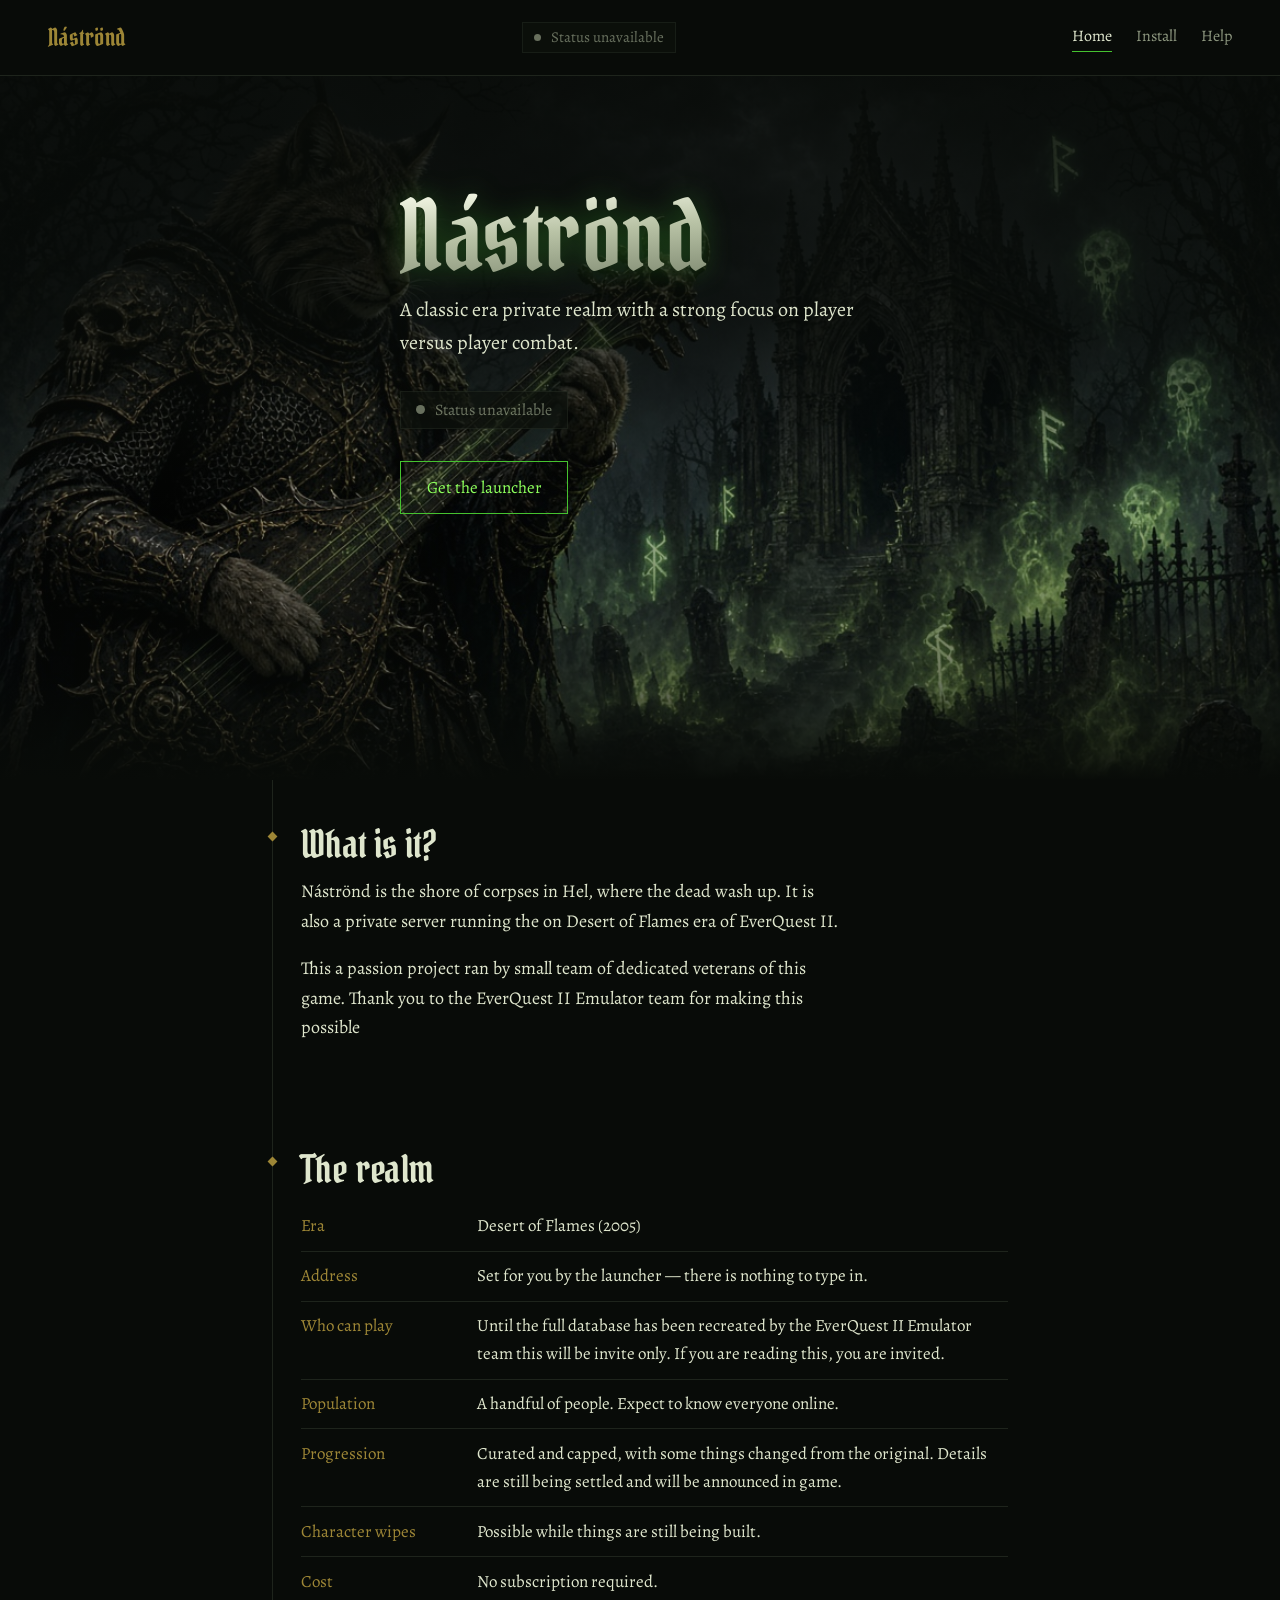
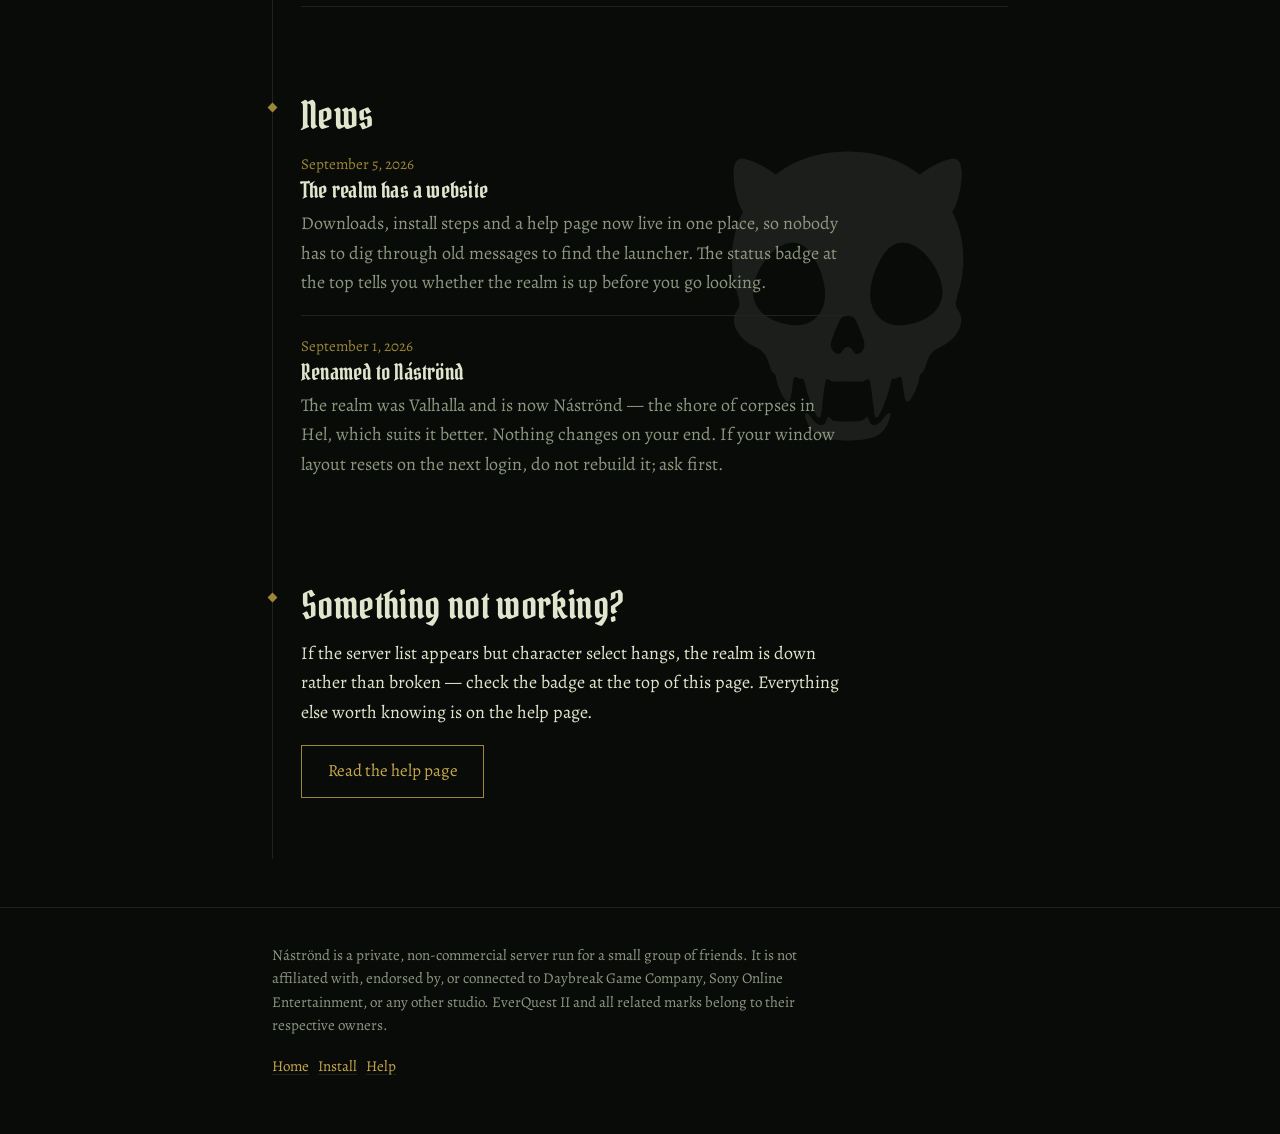
<file: index.html>
<!DOCTYPE html>
<html lang="en">
<head>
<meta charset="utf-8">
<meta name="viewport" content="width=device-width, initial-scale=1">
<title>Náströnd — a private EverQuest II realm</title>
<meta name="description" content="A small, private, invite-only EverQuest II realm running the Desert of Flames era client.">
<meta name="robots" content="noindex, nofollow">

<link rel="preconnect" href="https://fonts.googleapis.com">
<link rel="preconnect" href="https://fonts.gstatic.com" crossorigin>
<link href="https://fonts.googleapis.com/css2?family=Alegreya:ital,wght@0,400;0,700;1,400&family=Pirata+One&display=swap" rel="stylesheet">
<link rel="stylesheet" href="styles.css">

<link rel="icon" href="art/favicon.png" sizes="any">
<link rel="apple-touch-icon" href="art/favicon.png">

<meta property="og:type" content="website">
<meta property="og:site_name" content="Náströnd">
<meta property="og:title" content="Náströnd">
<meta property="og:description" content="A small, private, invite-only EverQuest II realm running the Desert of Flames era client.">
<meta property="og:image" content="https://nastrond-11j.pages.dev/art/og-card.png">
<meta property="og:image:width" content="1200">
<meta property="og:image:height" content="630">
<meta property="og:url" content="https://nastrond-11j.pages.dev/">
<meta name="twitter:card" content="summary_large_image">
</head>
<body>

<header class="masthead">
  <a class="masthead-name" href="index.html">Náströnd</a>

  <span class="status is-compact" data-status-badge data-state="unknown">
    <span class="status-dot" aria-hidden="true"></span>
    <span class="status-label" data-status-label>Status unavailable</span>
  </span>

  <nav class="masthead-nav" aria-label="Main">
    <a href="index.html" aria-current="page">Home</a>
    <a href="install.html">Install</a>
    <a href="faq.html">Help</a>
  </nav>
</header>

<section class="hero">
  <div class="hero-inner">
    <h1 class="wordmark">Náströnd</h1>

    <p class="lede">A classic era private realm with a strong focus on player versus player combat.</p>

    <div>
      <span class="status" data-status-badge data-state="unknown">
        <span class="status-dot" aria-hidden="true"></span>
        <span class="status-label" data-status-label>Status unavailable</span>
      </span>
      <span class="status-note" data-status-note></span>
    </div>

    <p style="margin-top:2rem">
      <a class="btn btn-primary" href="install.html">Get the launcher</a>
    </p>
  </div>
</section>

<main>
<div class="wrap">

  <section class="section">
    <h2>What is it?</h2>

    <p>Náströnd is the shore of corpses in Hel, where the dead wash up. It is
    also a private server running the on Desert of Flames era of EverQuest II.</p>

    <p>This a passion project ran by small team of dedicated veterans of this game. Thank you to the EverQuest II Emulator team for making this possible</p>
  </section>

  <section class="section">
    <h2>The realm</h2>

    <table class="facts">
      <tbody>
        <tr>
          <th scope="row">Era</th>
          <td>Desert of Flames (2005)</td>
        </tr>
        <tr>
          <th scope="row">Address</th>
          <td>Set for you by the launcher — there is nothing to type in.</td>
        </tr>
        <tr>
          <th scope="row">Who can play</th>
          <td>Until the full database has been recreated by the EverQuest II Emulator team this will be invite only. If you are reading this, you are invited.</td>
        </tr>
        <tr>
          <th scope="row">Population</th>
          <td>A handful of people. Expect to know everyone online.</td>
        </tr>
        <tr>
          <th scope="row">Progression</th>
          <td>Curated and capped, with some things changed from the original.
          Details are still being settled and will be announced in game.</td>
        </tr>
        <tr>
          <th scope="row">Character wipes</th>
          <td>Possible while things are still being built.</td>
        </tr>
        <tr>
          <th scope="row">Cost</th>
          <td>No subscription required.</td>
        </tr>
      </tbody>
    </table>
  </section>

  <section class="section section--sigil">
    <h2>News</h2>

    <ul class="news-list" id="news">
      <li class="news-item">
        <p class="news-body">The realm is up and the launcher works on Windows
        and Linux. Grab it from the install page and shout if anything breaks.</p>
      </li>
    </ul>
  </section>

  <section class="section">
    <h2>Something not working?</h2>

    <p>If the server list appears but character select hangs, the realm is down
    rather than broken — check the badge at the top of this page. Everything
    else worth knowing is on the help page.</p>

    <p><a class="btn" href="faq.html">Read the help page</a></p>
  </section>

</div>
</main>

<footer class="colophon">
  <div class="colophon-inner">
    <p>Náströnd is a private, non-commercial server run for a small group of
    friends. It is not affiliated with, endorsed by, or connected to Daybreak
    Game Company, Sony Online Entertainment, or any other studio. EverQuest II
    and all related marks belong to their respective owners.</p>
    <p><a href="index.html">Home</a> &nbsp; <a href="install.html">Install</a> &nbsp; <a href="faq.html">Help</a></p>
  </div>
</footer>

<script src="status.js"></script>
<script>
/* News feed — reads the same JSON shape the launcher's feedUrl consumes:
   an array of { date, title, body, url }. Serving one file to both means a
   single edit updates the launcher and the website together.
   Fails soft: if the fetch fails, the static message already in the markup
   above simply stays put. */
(function () {
  "use strict";

  fetch("news.json?t=" + Date.now(), { cache: "no-store" })
    .then(function (res) {
      if (!res.ok) throw new Error("HTTP " + res.status);
      return res.json();
    })
    .then(function (items) {
      if (!Array.isArray(items) || items.length === 0) return;

      var list = document.getElementById("news");
      var frag = document.createDocumentFragment();

      items.slice(0, 5).forEach(function (item) {
        if (!item || !item.title) return;

        var li = document.createElement("li");
        li.className = "news-item";

        if (item.date) {
          var d = document.createElement("span");
          d.className = "news-date";
          var parsed = new Date(item.date);
          d.textContent = isNaN(parsed.getTime())
            ? String(item.date)
            : parsed.toLocaleDateString(undefined,
                { year: "numeric", month: "long", day: "numeric" });
          li.appendChild(d);
        }

        var h = document.createElement("h3");
        h.className = "news-title";
        h.textContent = item.title;
        li.appendChild(h);

        if (item.body) {
          var p = document.createElement("p");
          p.className = "news-body";
          p.textContent = item.body;
          li.appendChild(p);
        }

        if (item.url) {
          var wrap = document.createElement("p");
          wrap.className = "news-body";
          var a = document.createElement("a");
          a.href = item.url;
          a.textContent = "Read more";
          a.rel = "noopener";
          wrap.appendChild(a);
          li.appendChild(wrap);
        }

        frag.appendChild(li);
      });

      if (frag.childNodes.length) {
        list.textContent = "";
        list.appendChild(frag);
      }
    })
    .catch(function () { /* keep the shipped message */ });
})();
</script>

</body>
</html>
</file>
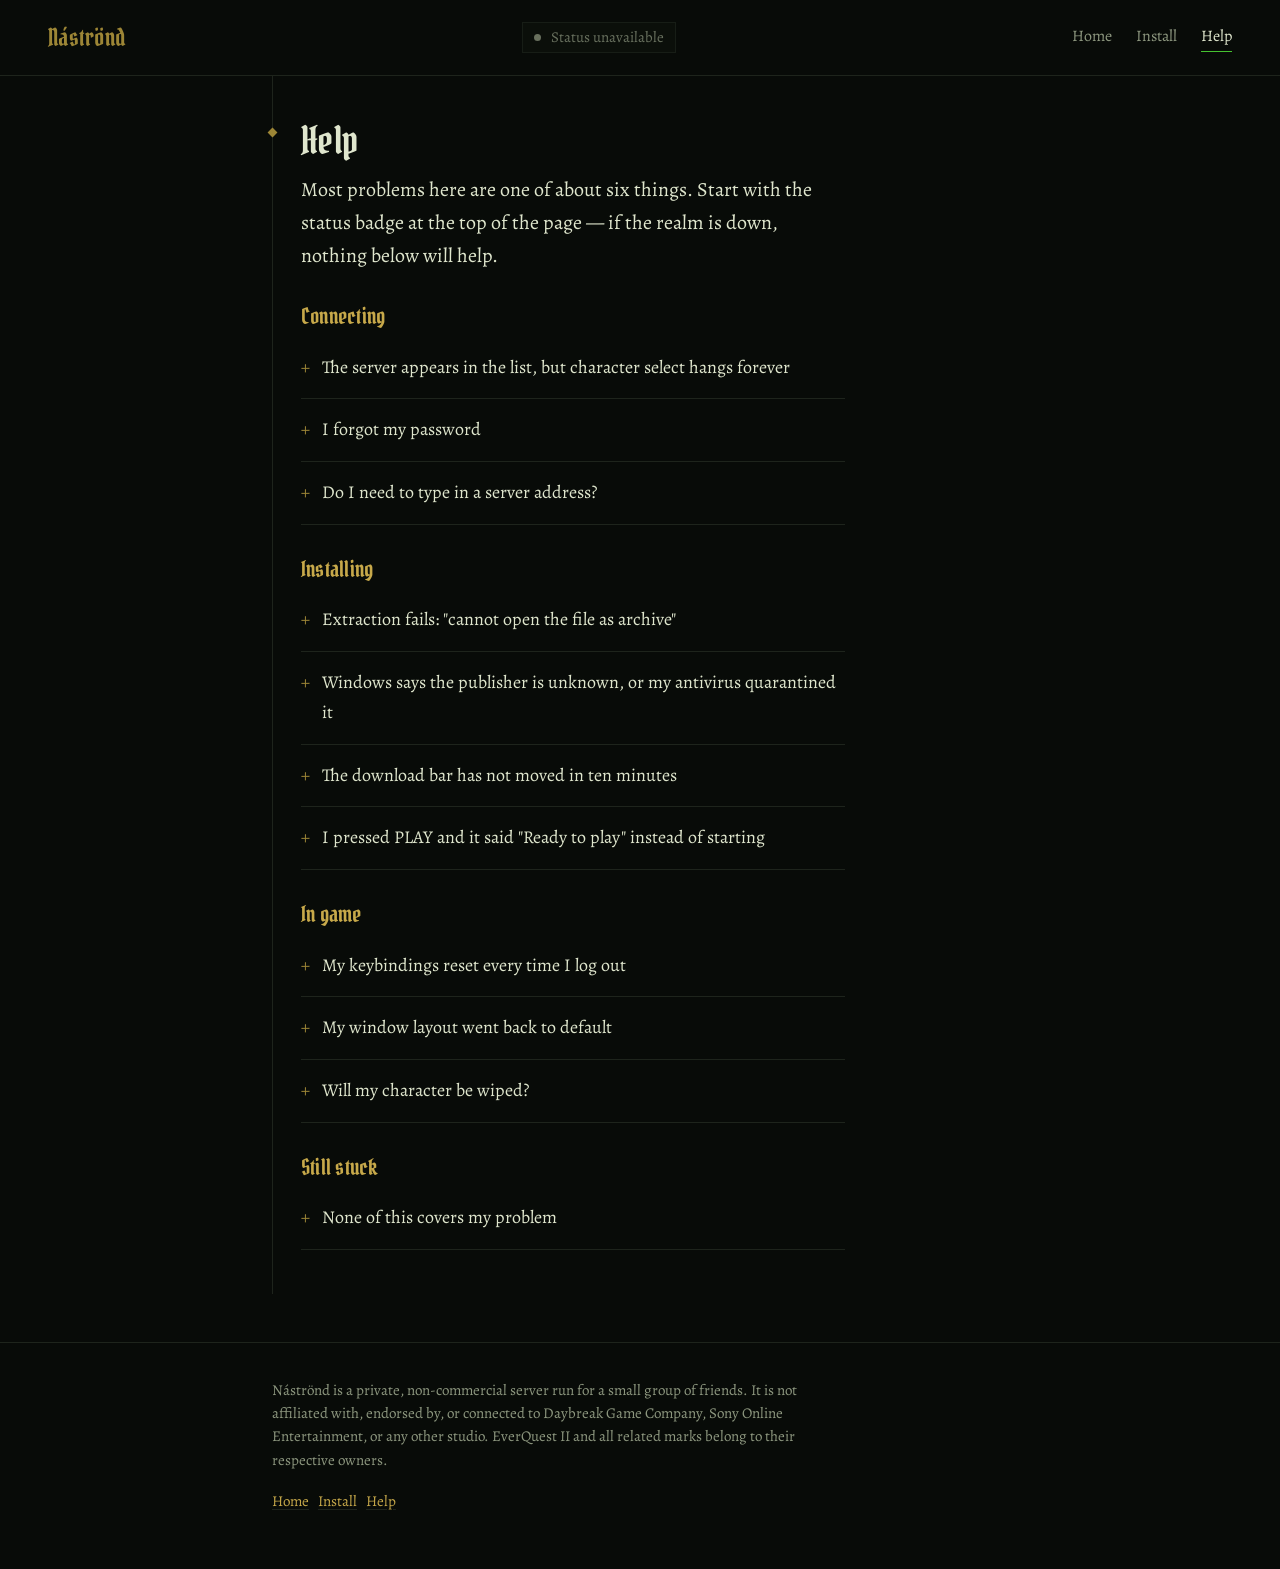
<file: faq.html>
<!DOCTYPE html>
<html lang="en">
<head>
<meta charset="utf-8">
<meta name="viewport" content="width=device-width, initial-scale=1">
<title>Help — Náströnd</title>
<meta name="description" content="Answers to the things that usually go wrong on Náströnd.">
<meta name="robots" content="noindex, nofollow">

<link rel="preconnect" href="https://fonts.googleapis.com">
<link rel="preconnect" href="https://fonts.gstatic.com" crossorigin>
<link href="https://fonts.googleapis.com/css2?family=Alegreya:ital,wght@0,400;0,700;1,400&family=Pirata+One&display=swap" rel="stylesheet">
<link rel="stylesheet" href="styles.css">

<link rel="icon" href="art/favicon.png" sizes="any">
<link rel="apple-touch-icon" href="art/favicon.png">

<meta property="og:type" content="website">
<meta property="og:site_name" content="Náströnd">
<meta property="og:title" content="Help — Náströnd">
<meta property="og:description" content="Answers to the things that usually go wrong on Náströnd.">
<meta property="og:image" content="https://nastrond-11j.pages.dev/art/og-card.png">
<meta property="og:image:width" content="1200">
<meta property="og:image:height" content="630">
<meta property="og:url" content="https://nastrond-11j.pages.dev/faq.html">
<meta name="twitter:card" content="summary_large_image">
</head>
<body>

<header class="masthead">
  <a class="masthead-name" href="index.html">Náströnd</a>

  <span class="status is-compact" data-status-badge data-state="unknown">
    <span class="status-dot" aria-hidden="true"></span>
    <span class="status-label" data-status-label>Status unavailable</span>
  </span>

  <nav class="masthead-nav" aria-label="Main">
    <a href="index.html">Home</a>
    <a href="install.html">Install</a>
    <a href="faq.html" aria-current="page">Help</a>
  </nav>
</header>

<main>
<div class="wrap">

  <section class="section">
    <h2>Help</h2>

    <p class="lede">Most problems here are one of about six things. Start with
    the status badge at the top of the page — if the realm is down, nothing
    below will help.</p>

    <h3>Connecting</h3>

    <details class="faq-item">
      <summary>The server appears in the list, but character select hangs forever</summary>
      <div class="faq-answer">
        <p>The realm is down. This is what "down" looks like from your side: the
        list still populates, because that comes from a different part of the
        server than the one that went away.</p>
        <p>Check the badge at the top of this page. If it says the realm is
        online and you still cannot get in, that badge is wrong — say so and it
        will get fixed.</p>
      </div>
    </details>

    <details class="faq-item">
      <summary>I forgot my password</summary>
      <div class="faq-answer">
        <p>There is no reset, because there are no email addresses attached to
        anything. Ask and your account can be looked at directly.</p>
      </div>
    </details>

    <details class="faq-item">
      <summary>Do I need to type in a server address?</summary>
      <div class="faq-answer">
        <p>No. The launcher writes it for you every time it starts, and updates
        it if the realm ever moves. If someone gave you an IP address to type
        in, ignore it — it is probably out of date.</p>
      </div>
    </details>

    <h3>Installing</h3>

    <details class="faq-item">
      <summary>Extraction fails: "cannot open the file as archive"</summary>
      <div class="faq-answer">
        <p>An old build of the launcher, which shipped without the ability to
        read the archive format the game comes in. Download the launcher again
        from the install page and delete the old copy — nothing else needs
        redoing.</p>
      </div>
    </details>

    <details class="faq-item">
      <summary>Windows says the publisher is unknown, or my antivirus quarantined it</summary>
      <div class="faq-answer">
        <p>Expected, and not a sign of anything wrong. The launcher is not
        code-signed, because a certificate costs several hundred dollars a year
        for a server with six players on it. Unsigned programs that download and
        unpack other programs trip most heuristics.</p>
        <p>Click <kbd>More info</kbd> then <kbd>Run anyway</kbd>. If your
        antivirus removed the file, restore it and add an exclusion.</p>
      </div>
    </details>

    <details class="faq-item">
      <summary>The download bar has not moved in ten minutes</summary>
      <div class="faq-answer">
        <p>Almost certainly still working. The game comes down in 53 separate
        parts and the bar only advances as each one finishes, so it sits still
        for long stretches. Give it an hour before you assume anything is
        wrong.</p>
      </div>
    </details>

    <details class="faq-item">
      <summary>I pressed PLAY and it said "Ready to play" instead of starting</summary>
      <div class="faq-answer">
        <p>Working as intended. The first press installs, the second press
        launches. It is set up this way so a download that finishes at three in
        the morning does not throw you into a login screen unattended.</p>
      </div>
    </details>

    <h3>In game</h3>

    <details class="faq-item">
      <summary>My keybindings reset every time I log out</summary>
      <div class="faq-answer">
        <p>The client only writes bindings to disk when you press
        <kbd>Accept</kbd> in <kbd>Options</kbd> &rarr; <kbd>Controls</kbd>.
        Changes made without it apply to the session and are then thrown away.</p>
        <p>Set your keys, press Accept, quit the game, and they will stick.</p>
      </div>
    </details>

    <details class="faq-item">
      <summary>My window layout went back to default</summary>
      <div class="faq-answer">
        <p>Usually the result of the realm being renamed, since the client files
        those layouts under the realm's name and will not find them under the
        new one. The old layout is still on disk rather than lost. Ask before
        rebuilding your interface from scratch.</p>
      </div>
    </details>

    <details class="faq-item">
      <summary>Will my character be wiped?</summary>
      <div class="faq-answer">
        <p>Possibly, while the realm is still being built. If it happens you
        will get warning first, and it will be announced rather than discovered.
        Do not get too attached to anything just yet.</p>
      </div>
    </details>

    <h3>Still stuck</h3>

    <details class="faq-item">
      <summary>None of this covers my problem</summary>
      <div class="faq-answer">
        <p>Say what you were doing, what you expected, and what happened
        instead. A screenshot of the error beats a description of it. If the
        launcher failed, the text in its window is the useful part.</p>
      </div>
    </details>
  </section>

</div>
</main>

<footer class="colophon">
  <div class="colophon-inner">
    <p>Náströnd is a private, non-commercial server run for a small group of
    friends. It is not affiliated with, endorsed by, or connected to Daybreak
    Game Company, Sony Online Entertainment, or any other studio. EverQuest II
    and all related marks belong to their respective owners.</p>
    <p><a href="index.html">Home</a> &nbsp; <a href="install.html">Install</a> &nbsp; <a href="faq.html">Help</a></p>
  </div>
</footer>

<script src="status.js"></script>
</body>
</html>
</file>
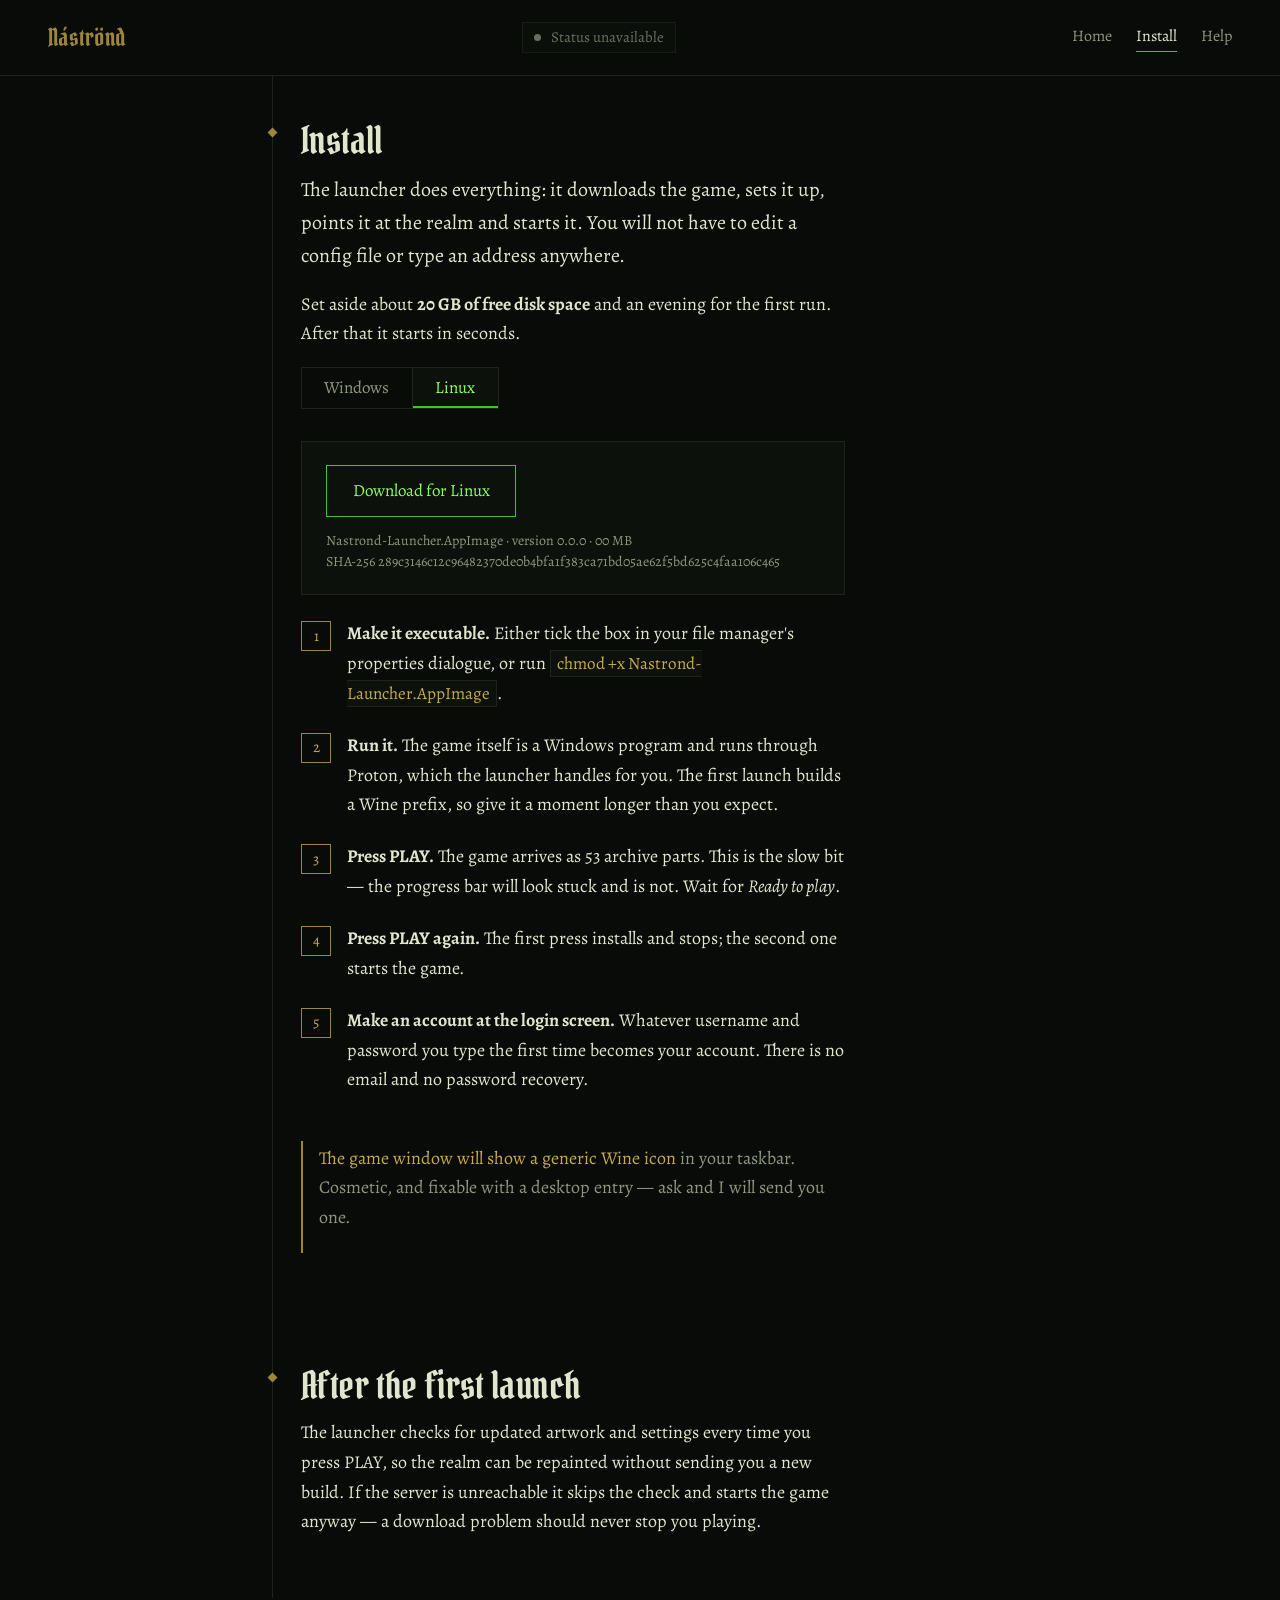
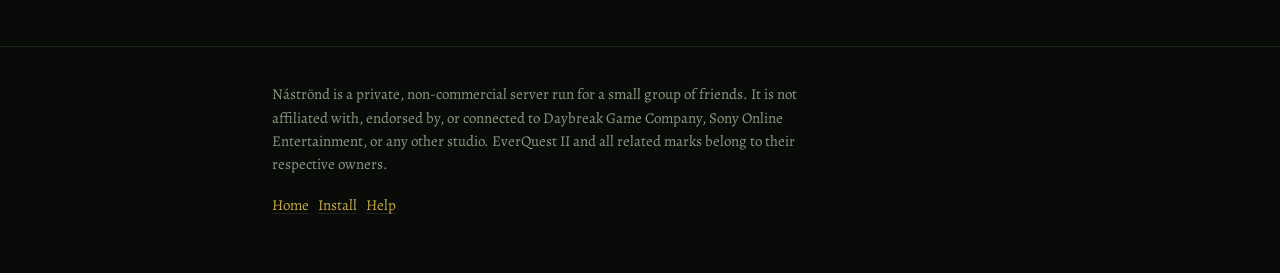
<file: install.html>
<!DOCTYPE html>
<html lang="en">
<head>
<meta charset="utf-8">
<meta name="viewport" content="width=device-width, initial-scale=1">
<title>Install — Náströnd</title>
<meta name="description" content="Download the Náströnd launcher and get into the realm.">
<meta name="robots" content="noindex, nofollow">

<link rel="preconnect" href="https://fonts.googleapis.com">
<link rel="preconnect" href="https://fonts.gstatic.com" crossorigin>
<link href="https://fonts.googleapis.com/css2?family=Alegreya:ital,wght@0,400;0,700;1,400&family=Pirata+One&display=swap" rel="stylesheet">
<link rel="stylesheet" href="styles.css">

<link rel="icon" href="art/favicon.png" sizes="any">
<link rel="apple-touch-icon" href="art/favicon.png">

<meta property="og:type" content="website">
<meta property="og:site_name" content="Náströnd">
<meta property="og:title" content="Install — Náströnd">
<meta property="og:description" content="Download the Náströnd launcher and get into the realm.">
<meta property="og:image" content="https://nastrond-11j.pages.dev/art/og-card.png">
<meta property="og:image:width" content="1200">
<meta property="og:image:height" content="630">
<meta property="og:url" content="https://nastrond-11j.pages.dev/install.html">
<meta name="twitter:card" content="summary_large_image">
</head>
<body>

<header class="masthead">
  <a class="masthead-name" href="index.html">Náströnd</a>

  <span class="status is-compact" data-status-badge data-state="unknown">
    <span class="status-dot" aria-hidden="true"></span>
    <span class="status-label" data-status-label>Status unavailable</span>
  </span>

  <nav class="masthead-nav" aria-label="Main">
    <a href="index.html">Home</a>
    <a href="install.html" aria-current="page">Install</a>
    <a href="faq.html">Help</a>
  </nav>
</header>

<main>
<div class="wrap">

  <section class="section">
    <h2>Install</h2>

    <p class="lede">The launcher does everything: it downloads the game, sets it
    up, points it at the realm and starts it. You will not have to edit a
    config file or type an address anywhere.</p>

    <p>Set aside about <strong>20&nbsp;GB of free disk space</strong> and an
    evening for the first run. After that it starts in seconds.</p>

    <div class="platform-switch" role="tablist" aria-label="Choose your platform">
      <button type="button" role="tab" id="tab-win"   aria-controls="panel-win"   aria-selected="true">Windows</button>
      <button type="button" role="tab" id="tab-linux" aria-controls="panel-linux" aria-selected="false">Linux</button>
    </div>

    <!-- ================= WINDOWS ================= -->
    <div class="panel" id="panel-win" role="tabpanel" aria-labelledby="tab-win" tabindex="0">

      <div class="download-card">
        <!-- TODO: replace href, size and hash before sharing this page.
             The file is too large for GitHub Pages (100 MB cap), so host the
             binary on a GitHub Release and link to it here. -->
        <a class="btn btn-primary" href="https://github.com/DissonantMeow/Everquest-2-Nastrond-Windows/releases/latest/download/EQ2Launcher.exe" download>Download for Windows</a>
        <p class="hash">EQ2Launcher.exe &middot; version 0.0.0 &middot; 00&nbsp;MB<br>
        SHA-256 21d697efe116ca013078f3bd7448f83d5892ed69167eee8bb00ffe364c696380</p>
      </div>

      <ol class="steps">
        <li><strong>Run the file you downloaded.</strong> Nothing installs — the
        launcher is a single file and runs from wherever you put it. Somewhere
        you will find it again is better than your downloads folder.</li>

        <li><strong>Windows will warn you about an unknown publisher.</strong>
        This is expected. The launcher is not code-signed, because a signing
        certificate costs several hundred dollars a year and this is a server
        for six people. Click <kbd>More info</kbd>, then <kbd>Run anyway</kbd>.
        Your antivirus may also quarantine it for the same reason.</li>

        <li><strong>Press PLAY.</strong> The game is delivered as 53 separate
        archive parts, so this stage takes a long time and the progress bar
        will sit on the same number for a while. It has not frozen. Leave it
        alone until it says <em>Ready to play</em>.</li>

        <li><strong>Press PLAY again.</strong> The first press installs and
        stops. The second press launches the game. This is deliberate, so a
        long download does not dump you straight into a login screen hours
        later.</li>

        <li><strong>Make an account at the login screen.</strong> Type the
        username and password you want and log in — the account is created the
        first time you use it. There is no email, no confirmation, and no
        recovery, so pick something you will remember.</li>
      </ol>

      <div class="note">
        <p><strong>If extraction fails</strong> with "cannot open the file as
        archive", you have an old build of the launcher. Download it again from
        this page and delete the old copy.</p>
      </div>
    </div>

    <!-- ================= LINUX ================= -->
    <div class="panel" id="panel-linux" role="tabpanel" aria-labelledby="tab-linux" tabindex="0" hidden>

      <div class="download-card">
        <!-- TODO: replace href, size and hash before sharing this page. -->
        <a class="btn btn-primary" href="https://github.com/DissonantMeow/Everquest-2-Nastrond-Linux/releases/latest/download/Nastrond-Launcher.AppImage" download>Download for Linux</a>
        <p class="hash">Nastrond-Launcher.AppImage &middot; version 0.0.0 &middot; 00&nbsp;MB<br>
        SHA-256 289c3146c12c96482370de0b4bfa1f383ca71bd05ae62f5bd625c4faa106c465</p>
      </div>

      <ol class="steps">
        <li><strong>Make it executable.</strong> Either tick the box in your
        file manager's properties dialogue, or run
        <code>chmod +x Nastrond-Launcher.AppImage</code>.</li>

        <li><strong>Run it.</strong> The game itself is a Windows program and
        runs through Proton, which the launcher handles for you. The first
        launch builds a Wine prefix, so give it a moment longer than you
        expect.</li>

        <li><strong>Press PLAY.</strong> The game arrives as 53 archive parts.
        This is the slow bit — the progress bar will look stuck and is not.
        Wait for <em>Ready to play</em>.</li>

        <li><strong>Press PLAY again.</strong> The first press installs and
        stops; the second one starts the game.</li>

        <li><strong>Make an account at the login screen.</strong> Whatever
        username and password you type the first time becomes your account.
        There is no email and no password recovery.</li>
      </ol>

      <div class="note">
        <p><strong>The game window will show a generic Wine icon</strong> in
        your taskbar. Cosmetic, and fixable with a desktop entry — ask and I
        will send you one.</p>
      </div>
    </div>
  </section>

  <section class="section">
    <h2>After the first launch</h2>

    <p>The launcher checks for updated artwork and settings every time you
    press PLAY, so the realm can be repainted without sending you a new build.
    If the server is unreachable it skips the check and starts the game anyway
    — a download problem should never stop you playing.</p>


  </section>

</div>
</main>

<footer class="colophon">
  <div class="colophon-inner">
    <p>Náströnd is a private, non-commercial server run for a small group of
    friends. It is not affiliated with, endorsed by, or connected to Daybreak
    Game Company, Sony Online Entertainment, or any other studio. EverQuest II
    and all related marks belong to their respective owners.</p>
    <p><a href="index.html">Home</a> &nbsp; <a href="install.html">Install</a> &nbsp; <a href="faq.html">Help</a></p>
  </div>
</footer>

<script src="status.js"></script>
<script>
/* Platform tabs. Defaults to whatever the browser reports, but both panels are
   always one click away — someone downloading on their phone to move the file
   across later must not be locked out of the other set of steps. */
(function () {
  "use strict";

  var tabs = [
    { tab: document.getElementById("tab-win"),   panel: document.getElementById("panel-win") },
    { tab: document.getElementById("tab-linux"), panel: document.getElementById("panel-linux") }
  ];

  function select(index) {
    tabs.forEach(function (t, i) {
      var on = i === index;
      t.tab.setAttribute("aria-selected", on ? "true" : "false");
      t.panel.hidden = !on;
    });
  }

  tabs.forEach(function (t, i) {
    t.tab.addEventListener("click", function () { select(i); });

    t.tab.addEventListener("keydown", function (e) {
      if (e.key !== "ArrowLeft" && e.key !== "ArrowRight") return;
      e.preventDefault();
      var next = (i + (e.key === "ArrowRight" ? 1 : tabs.length - 1)) % tabs.length;
      select(next);
      tabs[next].tab.focus();
    });
  });

  var ua = navigator.userAgent;
  if (/Linux/i.test(ua) && !/Android/i.test(ua)) select(1);
})();
</script>

</body>
</html>
</file>
<file: styles.css>
/* ==========================================================================
   Náströnd — shared stylesheet
   Palette and wordmark treatment mirror the launcher's src/renderer/styles.css
   so the site and the launcher read as one thing.
   ========================================================================== */

:root {
  /* Carried over from the launcher (handoff §8.4) */
  --bg:        #080b08;   /* pitch black, green undertone */
  --ink:       #dfe6cd;   /* bone */
  --gold:      #9d8636;   /* tarnished gold — structure */
  --flame:     #45c22f;   /* witchfire — anything that glows */
  --rune:      #8dff5c;   /* brighter witchfire */

  /* Site-only additions */
  --raise:     #0d110c;   /* faintly lifted surface */
  --iron:      #1e241c;   /* borders, rules */
  --ash:       #8d977f;   /* muted body text */
  --gold-lit:  #c7a94a;   /* gold on hover / emphasis */

  --measure: 34rem;       /* ~68 characters at body size */
  --gutter: clamp(1.25rem, 5vw, 3rem);
}

/* --- reset ---------------------------------------------------------------- */

*, *::before, *::after { box-sizing: border-box; }

html { -webkit-text-size-adjust: 100%; }

body {
  margin: 0;
  background: var(--bg);
  color: var(--ink);
  font-family: Alegreya, Georgia, "Times New Roman", serif;
  font-size: 1.125rem;
  line-height: 1.65;
  text-rendering: optimizeLegibility;
}

img { max-width: 100%; display: block; }

a {
  color: var(--gold-lit);
  text-decoration-color: var(--iron);
  text-underline-offset: 0.2em;
}
a:hover { color: var(--rune); text-decoration-color: currentColor; }

:focus-visible {
  outline: 2px solid var(--rune);
  outline-offset: 3px;
  border-radius: 2px;
}

/* --- type ---------------------------------------------------------------- */

h1, h2, h3, .wordmark {
  font-family: "Pirata One", Alegreya, Georgia, serif;
  font-weight: 400;
  line-height: 1.1;
  letter-spacing: 0.01em;
}

h2 {
  font-size: clamp(1.75rem, 5vw, 2.35rem);
  margin: 0 0 0.75rem;
  color: var(--ink);
}

h3 {
  font-size: 1.4rem;
  margin: 2rem 0 0.5rem;
  color: var(--gold-lit);
}

p, li { max-width: var(--measure); }
p { margin: 0 0 1.1rem; }

.lede {
  font-size: 1.25rem;
  color: var(--ink);
}

.muted { color: var(--ash); }

.fineprint {
  font-size: 0.9375rem;
  color: var(--ash);
  line-height: 1.5;
}

/* --- page frame ---------------------------------------------------------- */

.masthead {
  display: flex;
  flex-wrap: wrap;
  gap: 0.75rem 1.5rem;
  align-items: center;
  justify-content: space-between;
  padding: 1.1rem var(--gutter);
  border-bottom: 1px solid var(--iron);
  background: var(--bg);
}

.masthead-name {
  font-family: "Pirata One", Georgia, serif;
  font-size: 1.5rem;
  color: var(--gold);
  text-decoration: none;
  letter-spacing: 0.02em;
}
.masthead-name:hover { color: var(--gold-lit); }

.masthead-nav {
  display: flex;
  gap: 1.5rem;
  align-items: center;
  font-size: 1rem;
}

.masthead-nav a {
  color: var(--ash);
  text-decoration: none;
  padding-bottom: 2px;
  border-bottom: 1px solid transparent;
}
.masthead-nav a:hover { color: var(--ink); border-bottom-color: var(--gold); }
.masthead-nav a[aria-current="page"] {
  color: var(--ink);
  border-bottom-color: var(--flame);
}

main { padding: 0 var(--gutter); }

.wrap { max-width: 46rem; margin: 0 auto; }

/* The inscription rule: one continuous hairline down the left of the content,
   with a lozenge where each section begins. */
.section {
  position: relative;
  border-left: 1px solid var(--iron);
  padding: 2.75rem 0 2.75rem 1.75rem;
  margin: 0;
}

.section::before {
  content: "";
  position: absolute;
  left: -4px;
  top: 3.3rem;
  width: 7px;
  height: 7px;
  background: var(--gold);
  transform: rotate(45deg);
}

.section + .section { border-top: none; }

@media (max-width: 34rem) {
  .section { padding-left: 1.1rem; }
}

/* --- hero ---------------------------------------------------------------- */

.hero {
  position: relative;
  min-height: 44rem;
  display: flex;
  align-items: flex-start;
  padding: clamp(4rem, 10vw, 7rem) var(--gutter) clamp(3rem, 9vw, 5rem);
  overflow: hidden;
  background:
    /* Top-weighted scrim: dense where the copy sits, clearing downward so the
       art reads at full strength in the lower half. */
    linear-gradient(180deg,
      rgba(8,11,8,.90) 0%,
      rgba(8,11,8,.78) 34%,
      rgba(8,11,8,.30) 62%,
      rgba(8,11,8,.55) 86%,
      var(--bg)        100%),
    url("art/hero-bg.jpg"),
    linear-gradient(180deg, #0b0f0a 0%, var(--bg) 100%);
  background-size:     cover, cover, cover;
  background-position: center, center 22%, center;
  background-repeat:   no-repeat, no-repeat, no-repeat;
}

.hero .hero-inner { max-width: 46rem; margin: 0 auto; text-align: left; }
.hero .lede { max-width: 30rem; }

@media (max-width: 60rem) {
  .hero { min-height: 32rem; }
}


.hero-inner { max-width: 46rem; margin: 0 auto; }

.wordmark {
  font-size: clamp(3rem, 13vw, 6rem);
  margin: 0 0 0.6rem;
  line-height: 1;
  /* Stone gradient through the glyphs. drop-shadow, not text-shadow —
     on transparent text a text-shadow paints a blurred duplicate of the
     letterforms instead of light coming off carved stone (§8.4). */
  background: linear-gradient(176deg, #f2f6e4 6%, #b9c3a6 42%, #6f7a63 100%);
  -webkit-background-clip: text;
  background-clip: text;
  color: transparent;
  filter: drop-shadow(0 0 14px rgba(69, 194, 47, 0.35));
}

.hero .lede { max-width: 30rem; margin-bottom: 2rem; }

/* --- status badge -------------------------------------------------------- */

.status {
  display: inline-flex;
  align-items: baseline;
  gap: 0.6rem;
  padding: 0.45rem 0.95rem 0.5rem;
  border: 1px solid var(--iron);
  background: var(--raise);
  font-size: 1rem;
  line-height: 1.3;
}

.status-dot {
  width: 9px;
  height: 9px;
  border-radius: 50%;
  background: var(--ash);
  flex: none;
  align-self: center;
}

.status-label { color: var(--ash); }

.status-note {
  display: block;
  margin-top: 0.6rem;
  font-size: 0.9375rem;
  color: var(--ash);
  max-width: var(--measure);
}
.status-note:empty { display: none; }

/* States */
.status[data-state="online"]      { border-color: rgba(69, 194, 47, 0.45); }
.status[data-state="online"] .status-dot {
  background: var(--flame);
  box-shadow: 0 0 9px rgba(69, 194, 47, 0.9);
  animation: ember 4s ease-in-out infinite;
}
.status[data-state="online"] .status-label { color: var(--rune); }

.status[data-state="offline"] .status-dot { background: #5c6455; }
.status[data-state="offline"] .status-label { color: var(--ink); }

.status[data-state="maintenance"] { border-color: rgba(157, 134, 54, 0.5); }
.status[data-state="maintenance"] .status-dot { background: var(--gold); }
.status[data-state="maintenance"] .status-label { color: var(--gold-lit); }

.status[data-state="unknown"] { opacity: 0.72; }

/* The one piece of non-user-triggered motion on the site, and only when the
   realm is actually up — it is the thing worth drawing the eye to. */
@keyframes ember {
  0%, 100% { box-shadow: 0 0 6px  rgba(69, 194, 47, 0.55); }
  50%      { box-shadow: 0 0 13px rgba(69, 194, 47, 1); }
}

@media (prefers-reduced-motion: reduce) {
  .status[data-state="online"] .status-dot { animation: none; }
  * { transition: none !important; }
}

/* Compact variant that sits in the masthead on every page */
.status.is-compact {
  padding: 0.3rem 0.7rem;
  font-size: 0.9375rem;
}
.status.is-compact .status-dot { width: 7px; height: 7px; }

/* --- buttons ------------------------------------------------------------- */

.btn {
  display: inline-block;
  font-family: Alegreya, Georgia, serif;
  font-size: 1.0625rem;
  padding: 0.7rem 1.6rem;
  border: 1px solid var(--gold);
  background: transparent;
  color: var(--gold-lit);
  text-decoration: none;
  cursor: pointer;
  transition: background-color 140ms ease, color 140ms ease, border-color 140ms ease;
}
.btn:hover {
  background: rgba(157, 134, 54, 0.12);
  border-color: var(--gold-lit);
  color: var(--ink);
}

.btn-primary {
  border-color: var(--flame);
  color: var(--rune);
}
.btn-primary:hover {
  background: rgba(69, 194, 47, 0.12);
  border-color: var(--rune);
  color: var(--ink);
}

/* --- facts table --------------------------------------------------------- */

.facts {
  width: 100%;
  border-collapse: collapse;
  margin: 0.5rem 0 0;
  font-size: 1.0625rem;
}

.facts th, .facts td {
  text-align: left;
  vertical-align: top;
  padding: 0.65rem 1rem 0.65rem 0;
  border-bottom: 1px solid var(--iron);
}

.facts th {
  font-weight: 400;
  color: var(--gold);
  white-space: nowrap;
  width: 11rem;
}

.facts td { color: var(--ink); }

@media (max-width: 34rem) {
  .facts, .facts tbody, .facts tr, .facts th, .facts td { display: block; }
  .facts th {
    width: auto;
    border-bottom: none;
    padding-bottom: 0.1rem;
    font-size: 0.9375rem;
  }
  .facts td { padding-top: 0; }
}

/* --- news ---------------------------------------------------------------- */

.news-list { list-style: none; margin: 0; padding: 0; }

.news-item {
  padding: 1.1rem 0;
  border-bottom: 1px solid var(--iron);
  max-width: var(--measure);
}
.news-item:first-child { padding-top: 0.25rem; }
.news-item:last-child { border-bottom: none; }

.news-date {
  font-size: 0.9375rem;
  color: var(--gold);
  display: block;
  margin-bottom: 0.15rem;
}

.news-title {
  font-family: "Pirata One", Georgia, serif;
  font-size: 1.35rem;
  margin: 0 0 0.35rem;
  color: var(--ink);
}

.news-body { margin: 0; color: var(--ash); }

/* --- install page: platform switch --------------------------------------- */

.platform-switch {
  display: flex;
  gap: 0;
  margin: 0 0 2rem;
  border: 1px solid var(--iron);
  width: fit-content;
}

.platform-switch button {
  font-family: Alegreya, Georgia, serif;
  font-size: 1.0625rem;
  padding: 0.55rem 1.4rem;
  background: transparent;
  color: var(--ash);
  border: none;
  cursor: pointer;
}
.platform-switch button + button { border-left: 1px solid var(--iron); }
.platform-switch button:hover { color: var(--ink); }
.platform-switch button[aria-selected="true"] {
  background: var(--raise);
  color: var(--rune);
  box-shadow: inset 0 -2px 0 var(--flame);
}

.panel[hidden] { display: none; }

.steps {
  counter-reset: step;
  list-style: none;
  padding: 0;
  margin: 1.5rem 0 0;
}

.steps > li {
  counter-increment: step;
  position: relative;
  padding: 0 0 1.4rem 2.9rem;
  max-width: var(--measure);
}

.steps > li::before {
  content: counter(step);
  position: absolute;
  left: 0;
  top: 0.1rem;
  width: 1.9rem;
  height: 1.9rem;
  display: grid;
  place-items: center;
  border: 1px solid var(--gold);
  color: var(--gold-lit);
  font-size: 0.9375rem;
  line-height: 1;
}

.steps strong { color: var(--ink); font-weight: 700; }

.download-card {
  border: 1px solid var(--iron);
  background: var(--raise);
  padding: 1.4rem 1.5rem;
  max-width: var(--measure);
}

.download-card .btn { margin-bottom: 0.9rem; }

.hash {
  font-size: 0.875rem;
  color: var(--ash);
  word-break: break-all;
  line-height: 1.45;
  margin: 0;
}

.note {
  border-left: 2px solid var(--gold);
  padding: 0.15rem 0 0.15rem 1rem;
  margin: 1.5rem 0;
  color: var(--ash);
  max-width: var(--measure);
}
.note strong { color: var(--gold-lit); font-weight: 400; }

/* --- FAQ ----------------------------------------------------------------- */

.faq-item {
  border-bottom: 1px solid var(--iron);
  max-width: var(--measure);
}

.faq-item summary {
  cursor: pointer;
  padding: 1rem 0;
  color: var(--ink);
  font-size: 1.125rem;
  list-style: none;
  display: flex;
  gap: 0.75rem;
  align-items: baseline;
}
.faq-item summary::-webkit-details-marker { display: none; }

.faq-item summary::before {
  content: "+";
  color: var(--gold);
  flex: none;
  font-size: 1.1rem;
  line-height: 1.4;
}
.faq-item[open] summary::before { content: "\2013"; color: var(--flame); }
.faq-item summary:hover { color: var(--rune); }

.faq-answer { padding: 0 0 1.1rem 1.85rem; }
.faq-answer p:last-child { margin-bottom: 0; }

kbd {
  font-family: inherit;
  border: 1px solid var(--iron);
  background: var(--raise);
  padding: 0.05em 0.4em;
  color: var(--ink);
  font-size: 0.95em;
}

code {
  font-family: inherit;
  color: var(--gold-lit);
  background: var(--raise);
  padding: 0.05em 0.35em;
  border: 1px solid var(--iron);
  font-size: 0.95em;
  word-break: break-word;
}

/* --- footer -------------------------------------------------------------- */

.colophon {
  margin-top: 3rem;
  padding: 2.25rem var(--gutter) 3.5rem;
  border-top: 1px solid var(--iron);
}

.colophon-inner { max-width: 46rem; margin: 0 auto; }

.colophon p { font-size: 0.9375rem; color: var(--ash); line-height: 1.55; }
.colophon p:last-child { margin-bottom: 0; }

/* --- section watermark ---------------------------------------------------- */

.section--sigil::after {
  content: "";
  position: absolute;
  right: 0;
  top: 50%;
  transform: translateY(-50%);
  width: 20rem;
  height: 20rem;
  background: url("art/watermark.png") center / contain no-repeat;
  opacity: 0.08;
  pointer-events: none;
  z-index: 0;
}
.section--sigil > * { position: relative; z-index: 1; }

@media (max-width: 52rem) {
  .section--sigil::after { display: none; }
}
</file>
